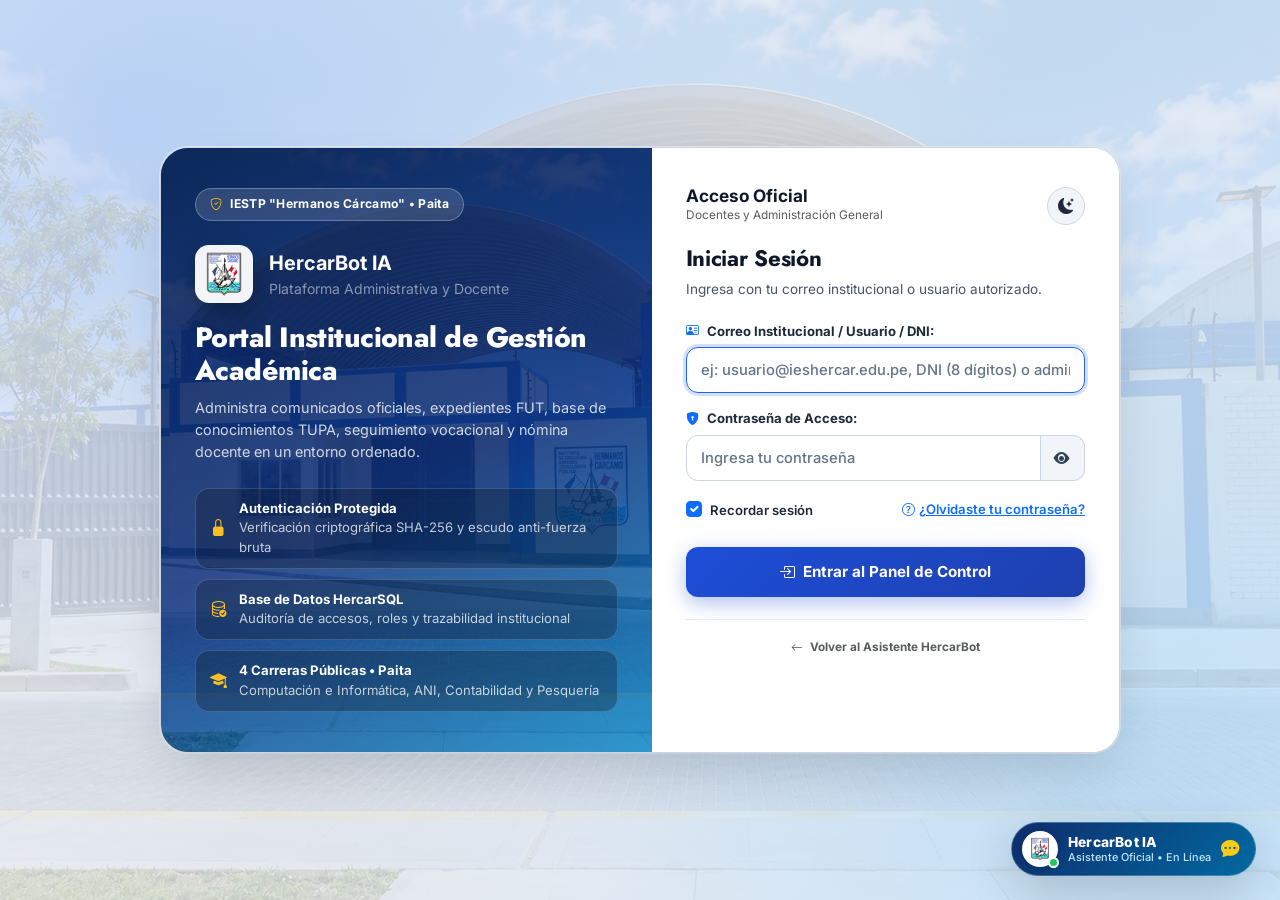
<file: login.html>
<!DOCTYPE html>
<html lang="es" data-bs-theme="light">
<head>
  <meta charset="UTF-8">
  <meta name="viewport" content="width=device-width, initial-scale=1.0, maximum-scale=5.0, viewport-fit=cover">
  <title>Acceso Docente y Administrativo — HercarBot IA | IESTP "Hermanos Cárcamo" - Paita</title>
  <meta name="description" content="Acceso oficial docente y administrativo a la plataforma HercarBot IA del IESTP Hermanos Cárcamo de Paita.">
  <meta name="robots" content="noindex, nofollow, noarchive, nosnippet">
  <link rel="canonical" href="https://gmph2007.github.io/hercarbot-instituto-carcamo/login.html">
  
  <link rel="icon" type="image/x-icon" href="favicon.ico">
  <link rel="shortcut icon" type="image/x-icon" href="favicon.ico">
  <link rel="icon" type="image/png" sizes="48x48" href="favicon-48x48.png">
  <link rel="icon" type="image/png" sizes="96x96" href="favicon-96x96.png">
  <link rel="icon" type="image/png" sizes="192x192" href="favicon-192x192.png">
  <link rel="icon" type="image/png" sizes="512x512" href="favicon-512x512.png">
  <link rel="apple-touch-icon" sizes="180x180" href="apple-touch-icon.png">
  <link rel="manifest" href="manifest.json">
  <link rel="preconnect" href="https://fonts.googleapis.com">
  <link rel="preconnect" href="https://fonts.gstatic.com" crossorigin>
  <link href="https://fonts.googleapis.com/css2?family=Inter:wght@400;500;600;700;800&family=Jost:wght@500;600;700;800&display=swap" rel="stylesheet">
  <link rel="stylesheet" href="https://cdn.jsdelivr.net/npm/bootstrap-icons@1.11.3/font/bootstrap-icons.min.css">
  <link href="https://cdn.jsdelivr.net/npm/bootstrap@5.3.3/dist/css/bootstrap.min.css" rel="stylesheet">

  <style>
    :root {
      --primary: #0f3380;
      --primary-dark: #0a1f4d;
      --accent: #2563eb;
      --gold: #f59e0b;
    }

    * {
      box-sizing: border-box;
      margin: 0;
      padding: 0;
      font-family: 'Inter', system-ui, -apple-system, sans-serif;
    }

    /* ------------------------------------------------------------------------
       TEMA CLARO (Default institucional sincronizado con index.html)
       ------------------------------------------------------------------------ */
    body.light-theme {
      background:
        radial-gradient(circle at 10% 15%, rgba(37, 99, 235, 0.16), transparent 45%),
        radial-gradient(circle at 90% 85%, rgba(14, 165, 233, 0.14), transparent 45%),
        linear-gradient(135deg, rgba(240, 244, 248, 0.88) 0%, rgba(226, 232, 240, 0.82) 50%, rgba(219, 234, 254, 0.88) 100%),
        url('assets/img/fachada-2026.webp') center center / cover no-repeat fixed;
      color: #0f172a;
    }
    body.light-theme .auth-card {
      background: rgba(255, 255, 255, 0.98);
      border: 1.5px solid #cbd5e1;
      box-shadow: 0 20px 45px -12px rgba(15, 23, 42, 0.15), 0 0 0 1px rgba(226, 232, 240, 0.9);
      color: #0f172a;
    }
    body.light-theme .auth-title { color: #0f172a; }
    body.light-theme .auth-subtitle { color: #475569; }
    body.light-theme .form-label { color: #1e293b; font-weight: 700; }
    body.light-theme .form-control {
      background: #ffffff;
      border: 1.5px solid #cbd5e1;
      color: #0f172a;
      font-weight: 600;
    }
    body.light-theme .form-control::placeholder {
      color: #64748b;
      opacity: 1;
      font-weight: 500;
    }
    body.light-theme .form-control:focus {
      background: #ffffff;
      border-color: #2563eb;
      color: #0f172a;
      box-shadow: 0 0 0 3px rgba(37, 99, 235, 0.2);
    }
    body.light-theme .input-group-text {
      background: #f1f5f9;
      border: 1.5px solid #cbd5e1;
      border-left: none;
      color: #334155;
    }
    body.light-theme .form-check-label {
      color: #1e293b !important;
      font-weight: 600;
    }
    body.light-theme .auth-security-note {
      background: #fef3c7;
      border: 1px solid #fde68a;
      color: #92400e;
    }
    body.light-theme .auth-theme-btn {
      background: #f1f5f9;
      border: 1px solid #cbd5e1;
      color: #1e293b;
    }
    body.light-theme .auth-theme-btn:hover {
      background: #e2e8f0;
      color: #0f172a;
    }
    body.light-theme .auth-clean-alert {
      background: #eff6ff;
      border: 1px solid #bfdbfe;
      color: #1e40af;
    }
    body.light-theme .auth-links-border {
      border-top: 1px solid #e2e8f0;
    }
    body.light-theme .auth-subtext {
      color: #475569;
    }

    /* ------------------------------------------------------------------------
       TEMA OSCURO (Sincronizado con index.html modo oscuro)
       ------------------------------------------------------------------------ */
    body.dark-theme {
      background:
        radial-gradient(circle at 20% 20%, rgba(37, 99, 235, 0.32), transparent 45%),
        radial-gradient(circle at 80% 80%, rgba(245, 158, 11, 0.18), transparent 45%),
        linear-gradient(135deg, rgba(6, 11, 22, 0.90) 0%, rgba(12, 24, 48, 0.85) 50%, rgba(15, 23, 42, 0.92) 100%),
        url('assets/img/fachada-2026.webp') center center / cover no-repeat fixed;
      color: #f8fafc;
    }
    body.dark-theme .auth-card {
      background: rgba(15, 23, 42, 0.92);
      border: 1.5px solid rgba(255, 255, 255, 0.18);
      box-shadow: 0 25px 50px -12px rgba(0, 0, 0, 0.75), 0 0 0 1px rgba(255, 255, 255, 0.08);
      color: #f8fafc;
    }
    body.dark-theme .auth-title { color: #ffffff; }
    body.dark-theme .auth-subtitle { color: #cbd5e1; }
    body.dark-theme .form-label { color: #f8fafc; font-weight: 600; }
    body.dark-theme .form-control {
      background: rgba(30, 41, 59, 0.9);
      border: 1.5px solid rgba(148, 163, 184, 0.45);
      color: #ffffff;
      font-weight: 500;
    }
    body.dark-theme .form-control::placeholder {
      color: rgba(226, 232, 240, 0.75);
      opacity: 1;
      font-weight: 400;
    }
    body.dark-theme .form-control:focus {
      background: rgba(30, 41, 59, 0.98);
      border-color: #60a5fa;
      color: #ffffff;
      box-shadow: 0 0 0 3px rgba(96, 165, 250, 0.35);
    }
    body.dark-theme .input-group-text {
      background: rgba(30, 41, 59, 0.9);
      border: 1.5px solid rgba(148, 163, 184, 0.45);
      border-left: none;
      color: #e2e8f0;
    }
    body.dark-theme .form-check-label {
      color: #f1f5f9 !important;
      font-weight: 500;
    }
    body.dark-theme .auth-security-note {
      background: rgba(245, 158, 11, 0.14);
      border: 1px solid rgba(245, 158, 11, 0.4);
      color: #fde68a;
    }
    body.dark-theme .auth-theme-btn {
      background: rgba(30, 41, 59, 0.8);
      border: 1px solid rgba(255, 255, 255, 0.15);
      color: #fbbf24;
    }
    body.dark-theme .auth-theme-btn:hover {
      background: rgba(51, 65, 85, 0.9);
      color: #fef08a;
    }
    body.dark-theme .auth-clean-alert {
      background: rgba(30, 58, 138, 0.25);
      border: 1px solid rgba(59, 130, 246, 0.4);
      color: #93c5fd;
    }
    body.dark-theme .auth-links-border {
      border-top: 1px solid rgba(255, 255, 255, 0.1);
    }
    body.dark-theme .auth-subtext {
      color: #cbd5e1;
    }

    /* ------------------------------------------------------------------------
       ESTRUCTURA GENERAL
       ------------------------------------------------------------------------ */
    body {
      min-height: 100vh;
      display: flex;
      align-items: center;
      justify-content: center;
      padding: 24px 16px;
      transition: background 0.3s ease, color 0.3s ease;
      background-size: cover;
      background-position: center center;
      background-repeat: no-repeat;
      background-attachment: fixed;
    }

    .auth-shell {
      width: 100%;
      max-width: 960px;
      border-radius: 28px;
      overflow: hidden;
      display: grid;
      grid-template-columns: 1.05fr 1fr;
      backdrop-filter: blur(20px);
      -webkit-backdrop-filter: blur(20px);
      box-shadow: 0 25px 60px -10px rgba(10, 25, 60, 0.45), 0 0 0 1px rgba(255, 255, 255, 0.4);
      animation: fadeIn 0.35s ease-out;
      position: relative;
    }

    @media (max-width: 900px) {
      .auth-shell {
        grid-template-columns: 1fr;
        max-width: 470px;
      }
      .auth-showcase {
        display: none !important;
      }
    }

    @media (max-width: 576px) {
      .auth-wrapper {
        padding: 14px 10px !important;
      }
      .auth-shell {
        border-radius: 20px !important;
        margin: 6px auto !important;
        width: 100% !important;
        max-width: 100% !important;
        box-shadow: 0 15px 35px rgba(10, 25, 60, 0.3) !important;
      }
      .auth-card {
        padding: 24px 18px !important;
      }
      .auth-title {
        font-size: 1.35rem !important;
      }
      .auth-input-group .form-control {
        font-size: 16px !important;
        min-height: 46px !important;
      }
      .btn-auth-primary {
        min-height: 48px !important;
        font-size: 0.95rem !important;
      }
    }

    .auth-showcase {
      position: relative;
      padding: 40px 34px;
      display: flex;
      flex-direction: column;
      justify-content: space-between;
      color: #ffffff;
      background:
        linear-gradient(155deg, rgba(10, 31, 77, 0.92) 0%, rgba(15, 51, 128, 0.86) 55%, rgba(2, 132, 199, 0.82) 100%),
        url('assets/img/fachada-2026.webp') center/cover no-repeat;
      min-height: 540px;
    }

    .auth-showcase-badge {
      display: inline-flex;
      align-items: center;
      gap: 8px;
      padding: 6px 14px;
      border-radius: 999px;
      background: rgba(255, 255, 255, 0.14);
      border: 1px solid rgba(255, 255, 255, 0.25);
      font-size: 0.76rem;
      font-weight: 700;
      letter-spacing: 0.3px;
      width: fit-content;
    }

    .auth-showcase-title {
      font-family: 'Jost', sans-serif;
      font-size: 1.75rem;
      font-weight: 800;
      line-height: 1.18;
      margin: 18px 0 10px;
      letter-spacing: -0.02em;
    }

    .auth-showcase-desc {
      font-size: 0.9rem;
      color: rgba(226, 232, 240, 0.9);
      line-height: 1.55;
      margin-bottom: 24px;
    }

    .auth-feature-list {
      display: flex;
      flex-direction: column;
      gap: 10px;
    }

    .auth-feature-pill {
      display: flex;
      align-items: center;
      gap: 12px;
      padding: 10px 14px;
      border-radius: 14px;
      background: rgba(15, 23, 42, 0.32);
      border: 1px solid rgba(255, 255, 255, 0.16);
      font-size: 0.82rem;
    }

    .auth-feature-pill i {
      font-size: 1.05rem;
      color: #fbbf24;
      flex-shrink: 0;
    }

    .auth-card {
      width: 100%;
      padding: 38px 34px;
      position: relative;
      background: transparent;
      border: none !important;
      box-shadow: none !important;
    }

    body.light-theme .auth-shell {
      background: rgba(255, 255, 255, 0.98);
      border: 1.5px solid #cbd5e1;
      box-shadow: 0 24px 54px -14px rgba(15, 23, 42, 0.18), 0 0 0 1px rgba(226, 232, 240, 0.9);
      color: #0f172a;
    }

    body.dark-theme .auth-shell {
      background: rgba(15, 23, 42, 0.94);
      border: 1.5px solid rgba(255, 255, 255, 0.16);
      box-shadow: 0 28px 60px -12px rgba(0, 0, 0, 0.78), 0 0 0 1px rgba(255, 255, 255, 0.08);
      color: #f8fafc;
    }

    @keyframes fadeIn {
      from { opacity: 0; transform: translateY(10px); }
      to { opacity: 1; transform: translateY(0); }
    }

    .auth-top-actions {
      display: flex;
      justify-content: space-between;
      align-items: center;
      margin-bottom: 20px;
    }

    .auth-theme-btn {
      width: 38px;
      height: 38px;
      border-radius: 50%;
      display: flex;
      align-items: center;
      justify-content: center;
      font-size: 1rem;
      cursor: pointer;
      transition: all 0.2s ease;
    }

    .auth-logo-box {
      display: flex;
      align-items: center;
      gap: 12px;
    }

    .auth-logo {
      width: 50px;
      height: 50px;
      object-fit: contain;
      filter: drop-shadow(0 3px 6px rgba(0, 0, 0, 0.2));
    }

    .auth-title {
      font-family: 'Jost', sans-serif;
      font-weight: 700;
      font-size: 1.4rem;
      text-align: center;
      letter-spacing: -0.3px;
    }

    .auth-subtitle {
      font-size: 0.85rem;
      text-align: center;
      margin-top: 6px;
      margin-bottom: 22px;
      line-height: 1.45;
    }

    .form-label {
      font-size: 0.82rem;
      margin-bottom: 6px;
      display: flex;
      align-items: center;
    }

    .form-control {
      border-radius: 12px;
      padding: 11px 14px;
      font-size: 0.92rem;
      transition: all 0.2s ease;
    }

    .input-group-text {
      border-radius: 0 12px 12px 0;
      cursor: pointer;
      padding: 0 14px;
    }

    .btn-auth-primary {
      background: linear-gradient(135deg, #1d4ed8 0%, #1e40af 100%);
      color: #ffffff;
      border: none;
      padding: 13px;
      font-weight: 700;
      font-size: 0.95rem;
      border-radius: 12px;
      width: 100%;
      box-shadow: 0 6px 20px rgba(29, 78, 216, 0.35);
      transition: all 0.25s ease;
      cursor: pointer;
      display: flex;
      align-items: center;
      justify-content: center;
    }

    .btn-auth-primary:hover {
      background: linear-gradient(135deg, #2563eb 0%, #1d4ed8 100%);
      transform: translateY(-1px);
      box-shadow: 0 8px 24px rgba(29, 78, 216, 0.48);
      color: #ffffff;
    }

    .btn-auth-primary:disabled {
      opacity: 0.7;
      cursor: not-allowed;
      transform: none;
    }

    .auth-alert {
      padding: 12px 14px;
      border-radius: 12px;
      font-size: 0.85rem;
      display: none;
      margin-bottom: 18px;
      font-weight: 500;
    }
    .auth-alert.danger {
      background: rgba(239, 68, 68, 0.15);
      border: 1.5px solid #ef4444;
      color: #b91c1c;
    }
    body.dark-theme .auth-alert.danger {
      color: #fca5a5;
    }
    .auth-alert.success {
      background: rgba(16, 185, 129, 0.15);
      border: 1.5px solid #10b981;
      color: #047857;
    }
    body.dark-theme .auth-alert.success {
      color: #6ee7b7;
    }

    .auth-security-note {
      border-radius: 12px;
      padding: 10px 14px;
      font-size: 0.8rem;
      line-height: 1.4;
      font-weight: 600;
      display: flex;
      align-items: center;
      gap: 8px;
    }

    .auth-links {
      text-align: center;
      margin-top: 22px;
      padding-top: 18px;
      font-size: 0.84rem;
    }

    .auth-links a {
      color: #2563eb;
      text-decoration: none;
      font-weight: 700;
      transition: color 0.2s ease;
    }
    body.dark-theme .auth-links a {
      color: #60a5fa;
    }
    .auth-links a:hover {
      text-decoration: underline;
    }

    .auth-badge-sql {
      font-size: 0.72rem;
      letter-spacing: 0.3px;
      padding: 4px 10px;
      border-radius: 20px;
      font-weight: 700;
      display: inline-flex;
      align-items: center;
      gap: 5px;
    }
  

/* Widget Flotante HercarBot IA */
.hercar-floating-widget {
  position: fixed;
  bottom: 24px;
  right: 24px;
  z-index: 1050;
  background: linear-gradient(135deg, #0e2d6c 0%, #0369a1 100%);
  color: #ffffff !important;
  text-decoration: none !important;
  padding: 8px 16px 8px 10px;
  border-radius: 50px;
  display: flex;
  align-items: center;
  gap: 10px;
  box-shadow: 0 10px 28px rgba(3, 105, 161, 0.45);
  border: 1.5px solid rgba(255, 255, 255, 0.25);
  transition: all 0.25s cubic-bezier(0.16, 1, 0.3, 1);
  backdrop-filter: blur(8px);
}
.hercar-floating-widget:hover {
  transform: translateY(-3px) scale(1.03);
  box-shadow: 0 14px 35px rgba(3, 105, 161, 0.65);
  border-color: rgba(255, 255, 255, 0.6);
  color: #ffffff !important;
}
.hercar-widget-avatar {
  position: relative;
  width: 36px;
  height: 36px;
  border-radius: 50%;
  background: #ffffff;
  display: flex;
  align-items: center;
  justify-content: center;
  box-shadow: 0 2px 8px rgba(0,0,0,0.2);
  flex-shrink: 0;
}
.hercar-widget-avatar img {
  width: 24px;
  height: 24px;
  object-fit: contain;
}
.hercar-widget-dot {
  position: absolute;
  bottom: -1px;
  right: -1px;
  width: 11px;
  height: 11px;
  background: #22c55e;
  border: 2px solid #ffffff;
  border-radius: 50%;
  animation: widgetPulse 2s infinite;
}
@keyframes widgetPulse {
  0% { transform: scale(0.95); box-shadow: 0 0 0 0 rgba(34, 197, 94, 0.7); }
  70% { transform: scale(1); box-shadow: 0 0 0 7px rgba(34, 197, 94, 0); }
  100% { transform: scale(0.95); box-shadow: 0 0 0 0 rgba(34, 197, 94, 0); }
}
.hercar-widget-info {
  display: flex;
  flex-direction: column;
  line-height: 1.15;
}
.hercar-widget-title {
  font-size: 0.86rem;
  font-weight: 800;
  color: #ffffff;
  letter-spacing: 0.2px;
}
.hercar-widget-status {
  font-size: 0.68rem;
  color: #bae6fd;
  font-weight: 500;
}
.hercar-widget-icon {
  font-size: 1.15rem;
  color: #facc15;
}
@media (max-width: 576px) {
  .hercar-floating-widget {
    bottom: 16px;
    right: 16px;
    padding: 6px 12px 6px 8px;
  }
  .hercar-widget-status {
    display: none;
  }
}

</style>
</head>
<body class="light-theme">

  <div class="auth-shell">
    <!-- Columna Izquierda: Identidad Institucional -->
    <aside class="auth-showcase">
      <div>
        <div class="auth-showcase-badge">
          <i class="bi bi-shield-check text-warning"></i>
          <span>IESTP "Hermanos Cárcamo" • Paita</span>
        </div>
        <div class="d-flex align-items-center gap-3 mt-4">
          <img src="assets/img/logo-hercar.png" onerror="this.src='https://ieshercar.edu.pe/public/assets/img/Logo-Hercar.png'" alt="Escudo IESTP Hermanos Cárcamo" style="width: 58px; height: 58px; object-fit: contain; background: rgba(255,255,255,0.95); padding: 6px; border-radius: 14px; box-shadow: 0 8px 20px rgba(0,0,0,0.25);">
          <div>
            <div class="fw-bold fs-5">HercarBot IA</div>
            <div class="small text-white-50">Plataforma Administrativa y Docente</div>
          </div>
        </div>
        <h1 class="auth-showcase-title">Portal Institucional de Gestión Académica</h1>
        <p class="auth-showcase-desc">
          Administra comunicados oficiales, expedientes FUT, base de conocimientos TUPA, seguimiento vocacional y nómina docente en un entorno ordenado.
        </p>
      </div>

      <div class="auth-feature-list">
        <div class="auth-feature-pill">
          <i class="bi bi-lock-fill"></i>
          <div><strong>Autenticación Protegida</strong><br><span class="opacity-75">Verificación criptográfica SHA-256 y escudo anti-fuerza bruta</span></div>
        </div>
        <div class="auth-feature-pill">
          <i class="bi bi-database-check"></i>
          <div><strong>Base de Datos HercarSQL</strong><br><span class="opacity-75">Auditoría de accesos, roles y trazabilidad institucional</span></div>
        </div>
        <div class="auth-feature-pill">
          <i class="bi bi-mortarboard-fill"></i>
          <div><strong>4 Carreras Públicas • Paita</strong><br><span class="opacity-75">Computación e Informática, ANI, Contabilidad y Pesquería</span></div>
        </div>
      </div>
    </aside>

    <!-- Columna Derecha: Formulario de Acceso -->
    <div class="auth-card">
      <!-- Barra superior con Identidad y Selector de Tema Claro/Oscuro -->
      <div class="auth-top-actions">
        <div class="auth-logo-box">
          <img src="assets/img/logo-hercar.png" onerror="this.src='https://ieshercar.edu.pe/public/assets/img/Logo-Hercar.png'" alt="Logo IESTP Hermanos Cárcamo" class="auth-logo d-lg-none">
          <div class="text-start">
            <h5 class="mb-0 fw-bold" style="font-size: 1.08rem;">Acceso Oficial</h5>
            <small class="text-muted d-block" style="font-size: 0.74rem;">Docentes y Administración General</small>
          </div>
        </div>

        <!-- Botón de Conmutación de Modo Claro / Oscuro sincronizado -->
        <button type="button" id="btnThemeToggle" class="auth-theme-btn" title="Cambiar Tema (Claro / Oscuro)">
          <i class="bi bi-moon-stars-fill" id="themeIcon"></i>
        </button>
      </div>

      <h2 class="auth-title text-start">Iniciar Sesión</h2>
      <p class="auth-subtitle text-start">Ingresa con tu correo institucional o usuario autorizado.</p>

    

    <!-- Alertas dinámicas -->
    <div id="authAlert" class="auth-alert"></div>

    <!-- Formulario de Acceso Oficial -->
    <form id="loginForm" autocomplete="off">
      <div class="mb-3">
        <label for="inputEmail" class="form-label">
          <i class="bi bi-person-vcard text-primary me-2"></i> Correo Institucional / Usuario / DNI:
        </label>
        <input type="text" id="inputEmail" class="form-control" placeholder="ej: usuario@ieshercar.edu.pe, DNI (8 dígitos) o admin" required autofocus>
        <div id="loginDniBadge" class="mt-1" style="font-size: 0.74rem; display: none;"></div>
      </div>

      <div class="mb-3">
        <label for="inputPassword" class="form-label">
          <i class="bi bi-shield-lock-fill text-primary me-2"></i> Contraseña de Acceso:
        </label>
        <div class="input-group">
          <input type="password" id="inputPassword" class="form-control" placeholder="Ingresa tu contraseña" required>
          <span class="input-group-text" id="togglePasswordBtn" title="Mostrar/Ocultar contraseña">
            <i class="bi bi-eye-fill" id="eyeIcon"></i>
          </span>
        </div>

      </div>

      <div class="d-flex justify-content-between align-items-center mb-4">
        <div class="form-check">
          <input class="form-check-input" type="checkbox" id="rememberMe" checked>
          <label class="form-check-label" for="rememberMe" style="font-size: 0.82rem;">
            Recordar sesión
          </label>
        </div>
        <a href="#" id="linkForgotPassword" class="small fw-semibold" style="font-size: 0.82rem;">
          <i class="bi bi-question-circle me-1"></i>¿Olvidaste tu contraseña?
        </a>
      </div>

      <button type="submit" class="btn-auth-primary mb-2" id="btnLoginSubmit">
        <i class="bi bi-box-arrow-in-right me-2 fs-6"></i> Entrar al Panel de Control
      </button>

    </form>

            <div class="auth-links auth-links-border pt-3 text-center">
      <div>
        <a href="index.html" class="auth-subtext small text-muted">
          <i class="bi bi-arrow-left me-1"></i> Volver al Asistente HercarBot
        </a>
      </div>
    </div>
    </div>
  </div>

  <!-- Modal Interactivo: Recuperar Contraseña Institucional -->
  <div class="modal fade" id="modalRecovery" tabindex="-1" aria-labelledby="modalRecoveryLabel" aria-hidden="true">
    <div class="modal-dialog modal-dialog-centered">
      <div class="modal-content border-0 shadow-lg" style="border-radius: 20px;">
        <div class="modal-header border-0 pb-0">
          <div class="d-flex align-items-center gap-2">
            <div style="width: 38px; height: 38px; border-radius: 10px; background: rgba(37,99,235,0.15); display: flex; align-items: center; justify-content: center; color: #2563eb;">
              <i class="bi bi-key-fill fs-5"></i>
            </div>
            <div>
              <h5 class="modal-title fw-bold" id="modalRecoveryLabel" style="font-size: 1.1rem;">Recuperar Contraseña</h5>
              <small class="text-muted" style="font-size: 0.75rem;">Sistema Institucional HercarBot</small>
            </div>
          </div>
          <button type="button" class="btn-close" data-bs-dismiss="modal" aria-label="Cerrar"></button>
        </div>

        <div class="modal-body pt-3">
          <div id="recoveryAlert" class="auth-alert mb-3" style="display: none;"></div>

          <!-- Paso 1: Solicitar Token de Seguridad -->
          <div id="recoveryStep1">
            <p class="small mb-3" style="line-height: 1.45;">
              Ingresa el correo institucional o usuario registrado. El sistema verificará tu cuenta y generará un <strong>Código de Recuperación de 6 dígitos</strong>.
            </p>
            <div class="mb-3">
              <label for="recoveryEmail" class="form-label">Correo Institucional o Usuario:</label>
              <input type="text" id="recoveryEmail" class="form-control" placeholder="ej: usuario@ieshercar.edu.pe o admin">
            </div>
            <button type="button" class="btn-auth-primary" id="btnRequestRecoveryToken">
              <i class="bi bi-shield-check me-2"></i> Generar Código de Seguridad
            </button>
          </div>

          <!-- Paso 2: Validar Código y Establecer Nueva Contraseña -->
          <div id="recoveryStep2" style="display: none;">
            <div class="p-3 mb-3 rounded-3" style="background: rgba(37,99,235,0.08); border: 1.5px dashed rgba(37,99,235,0.4);">
              <div class="d-flex justify-content-between align-items-center">
                <span class="small fw-bold text-primary"><i class="bi bi-clock-history me-1"></i>Código de Seguridad:</span>
                <span id="displayTokenBadge" class="badge bg-primary px-3 py-2 fs-6 fw-bold">------</span>
              </div>
              <small class="text-muted d-block mt-1" style="font-size: 0.72rem;">Código de seguridad institucional con 15 minutos de vigencia.</small>
            </div>

            <!-- Acciones de Notificación por Gmail -->
            <div class="d-flex flex-wrap gap-2 mb-3">
              <a href="#" target="_blank" id="btnOpenGmailNotification" class="btn btn-sm btn-outline-danger rounded-pill px-3 py-1 fw-semibold d-flex align-items-center gap-1 shadow-xs" style="text-decoration: none;" title="Abrir Gmail con la notificación de recuperación">
                <i class="bi bi-google"></i>
                <i class="bi bi-envelope-paper-fill ms-1"></i> Notificar / Abrir en Gmail
              </a>
              <button type="button" id="btnAutofillToken" class="btn btn-sm btn-outline-primary rounded-pill px-3 py-1 fw-semibold d-flex align-items-center gap-1 shadow-xs" title="Autocompletar el código en la casilla">
                <i class="bi bi-lightning-charge-fill text-warning"></i> Autocompletar
              </button>
              <button type="button" id="btnCopyRecoveryToken" class="btn btn-sm btn-outline-secondary rounded-pill px-2 py-1 shadow-xs" title="Copiar código al portapapeles">
                <i class="bi bi-clipboard"></i>
              </button>
            </div>

            <div class="mb-2">
              <label for="recoveryTokenInput" class="form-label">Código de 6 Dígitos:</label>
              <input type="text" id="recoveryTokenInput" class="form-control" placeholder="6 dígitos" maxlength="6">
            </div>

            <div class="mb-2">
              <label for="newPasswordInput" class="form-label">Nueva Contraseña:</label>
              <div class="input-group">
                <input type="password" id="newPasswordInput" class="form-control" placeholder="Mínimo 6 caracteres" minlength="6">
                <span class="input-group-text" id="toggleRecPwd1" style="cursor: pointer;" title="Mostrar/ocultar contraseña">
                  <i class="bi bi-eye-fill"></i>
                </span>
              </div>
            </div>

            <div class="mb-3">
              <label for="newPasswordConfirmInput" class="form-label">Confirmar Nueva Contraseña:</label>
              <div class="input-group">
                <input type="password" id="newPasswordConfirmInput" class="form-control" placeholder="Repite la contraseña" minlength="6">
                <span class="input-group-text" id="toggleRecPwd2" style="cursor: pointer;" title="Mostrar/ocultar contraseña">
                  <i class="bi bi-eye-fill"></i>
                </span>
              </div>
            </div>

            <button type="button" class="btn-auth-primary" id="btnConfirmPasswordReset">
              <i class="bi bi-check2-circle me-2"></i> Actualizar Contraseña
            </button>
          </div>
        </div>

        <div class="modal-footer border-0 pt-0">
          <button type="button" class="btn btn-sm btn-outline-secondary rounded-pill px-3" data-bs-dismiss="modal">Cerrar</button>
        </div>
      </div>
    </div>
  </div>

  <!-- Bootstrap 5 Bundle JS -->
  <script src="https://cdn.jsdelivr.net/npm/bootstrap@5.3.3/dist/js/bootstrap.bundle.min.js"></script>
  <!-- Motor de Base de Datos Relacional SQL Institucional -->
  <script src="js/db-sql.js?v=20261118c"></script>

  <script>
    // ------------------------------------------------------------------------
    // Sincronización Dinámica de Tema (Claro / Oscuro) con index.html
    // ------------------------------------------------------------------------
    const STORAGE_THEME_KEY = 'hercarbot_theme';

    function initTheme() {
      const saved = localStorage.getItem(STORAGE_THEME_KEY) || 'light';
      applyTheme(saved);
    }

    function applyTheme(theme) {
      const isDark = theme === 'dark';
      document.body.classList.toggle('dark-theme', isDark);
      document.body.classList.toggle('light-theme', !isDark);
      document.documentElement.setAttribute('data-bs-theme', isDark ? 'dark' : 'light');

      const icon = document.getElementById('themeIcon');
      if (icon) {
        icon.className = isDark ? 'bi bi-sun-fill' : 'bi bi-moon-stars-fill';
        icon.style.color = isDark ? '#fbbf24' : '#1e293b';
      }
      localStorage.setItem(STORAGE_THEME_KEY, theme);
    }

    const btnThemeToggle = document.getElementById('btnThemeToggle');
    if (btnThemeToggle) {
      btnThemeToggle.addEventListener('click', () => {
        const isCurrentlyDark = document.body.classList.contains('dark-theme');
        applyTheme(isCurrentlyDark ? 'light' : 'dark');
      });
    }

    // Inicializar tema al cargar
    initTheme();

    // ------------------------------------------------------------------------
    // Inicializar base de datos relacional SQL
    async function checkDatabaseState() {
      await HercarSQL.init();

      // Parámetros de URL para avisos de seguridad y mensajes del sistema
      const urlParams = new URLSearchParams(window.location.search);
      const authState = urlParams.get('auth');
      const loggedOutState = urlParams.get('logged_out');
      const registeredUser = urlParams.get('registered') || sessionStorage.getItem('last_registered_email');

      if (authState === 'required') {
        showAlert('🔒 Acceso Restringido: Debes iniciar sesión con tu cuenta oficial para ingresar al Panel Administrativo.', 'danger');
      } else if (authState === 'invalid') {
        showAlert('⚠️ Sesión expirada o no autorizada. Por favor ingresa nuevamente tus credenciales.', 'danger');
      } else if (loggedOutState === '1') {
        showAlert('✅ Has cerrado sesión exitosamente. Tus credenciales han sido protegidas.', 'success');
      } else if (registeredUser) {
        document.getElementById('inputEmail').value = registeredUser;
        showAlert('¡Cuenta creada exitosamente! Ingresa tu contraseña para entrar al panel.', 'success');
        sessionStorage.removeItem('last_registered_email');
      }

      // Detección Interactiva de DNI en campo de acceso
      const inputEmailEl = document.getElementById('inputEmail');
      const loginDniBadgeEl = document.getElementById('loginDniBadge');
      if (inputEmailEl && loginDniBadgeEl) {
        inputEmailEl.addEventListener('input', () => {
          const val = inputEmailEl.value.trim();
          if (/^[0-9]{8}$/.test(val)) {
            loginDniBadgeEl.style.display = 'block';
            loginDniBadgeEl.innerHTML = '<span class="text-success fw-semibold"><i class="bi bi-card-heading me-1"></i> DNI institucional detectado (8 dígitos). Acceso habilitado.</span>';
          } else {
            loginDniBadgeEl.style.display = 'none';
          }
        });
      }
    }

    // Mostrar / ocultar contraseña
    // Toggle password in recovery modal
    function setupInputToggle(btnId, inputId) {
      const btn = document.getElementById(btnId);
      const inp = document.getElementById(inputId);
      if (btn && inp) {
        btn.addEventListener('click', () => {
          const isPwd = inp.type === 'password';
          inp.type = isPwd ? 'text' : 'password';
          const icon = btn.querySelector('i');
          if (icon) icon.className = isPwd ? 'bi bi-eye-slash-fill text-primary' : 'bi bi-eye-fill';
        });
      }
    }
    setupInputToggle('toggleRecPwd1', 'newPasswordInput');
    setupInputToggle('toggleRecPwd2', 'newPasswordConfirmInput');

    const toggleBtn = document.getElementById('togglePasswordBtn');
    const pwdInput = document.getElementById('inputPassword');
    const eyeIcon = document.getElementById('eyeIcon');

    if (toggleBtn && pwdInput && eyeIcon) {
      toggleBtn.addEventListener('click', () => {
        const isPassword = pwdInput.type === 'password';
        pwdInput.type = isPassword ? 'text' : 'password';
        eyeIcon.className = isPassword ? 'bi bi-eye-slash-fill' : 'bi bi-eye-fill';
      });
    }

    function showAlert(msg, type = 'danger') {
      const alertBox = document.getElementById('authAlert');
      if (!alertBox) return;
      alertBox.textContent = msg;
      alertBox.className = `auth-alert ${type}`;
      alertBox.style.display = 'block';
    }

    function showRecoveryAlert(msg, type = 'danger') {
      const alertBox = document.getElementById('recoveryAlert');
      if (!alertBox) return;
      alertBox.textContent = msg;
      alertBox.className = `auth-alert ${type}`;
      alertBox.style.display = 'block';
    }

    // ------------------------------------------------------------------------
    // Procesar Inicio de Sesión con Motor SQL (Autenticación SHA-256)
    // ------------------------------------------------------------------------
    const loginForm = document.getElementById('loginForm');
    loginForm.addEventListener('submit', async (e) => {
      e.preventDefault();
      const login = document.getElementById('inputEmail').value.trim();
      const pwd = document.getElementById('inputPassword').value.trim();

      const btnSubmit = document.getElementById('btnLoginSubmit');
      btnSubmit.disabled = true;
      btnSubmit.innerHTML = '<span class="spinner-border spinner-border-sm me-2" role="status" aria-hidden="true"></span> Verificando credenciales...';

      try {
        const res = await HercarSQL.authenticate(login, pwd);
        if (res.success) {
          showAlert(`¡Bienvenido, ${res.user.name}! Sesión autenticada correctamente. Entrando al Panel de Control...`, 'success');
          sessionStorage.setItem('hercar_admin_session', JSON.stringify(res.user));
          sessionStorage.setItem('hercar_current_user', JSON.stringify(res.user));
          if (document.getElementById('rememberMe').checked) {
            localStorage.setItem('hercar_admin_session', JSON.stringify(res.user));
            localStorage.setItem('hercar_current_user', JSON.stringify(res.user));
          }
          setTimeout(() => {
            window.location.href = 'admin.html';
          }, 600);
        } else {
          showAlert(res.message, 'danger');
          btnSubmit.disabled = false;
          btnSubmit.innerHTML = '<i class="bi bi-box-arrow-in-right me-2 fs-6"></i> Entrar al Panel de Control';
        }
      } catch (err) {
        console.error('Error de login:', err);
        showAlert('Error al conectar con la base de datos de usuarios.', 'danger');
        btnSubmit.disabled = false;
        btnSubmit.innerHTML = '<i class="bi bi-box-arrow-in-right me-2 fs-6"></i> Entrar al Panel de Control';
      }
    });

    // ------------------------------------------------------------------------
    // Flujo de Recuperación de Contraseña en SQL
    // ------------------------------------------------------------------------
    const linkForgot = document.getElementById('linkForgotPassword');
    const modalRecoveryEl = document.getElementById('modalRecovery');
    let recoveryModalInstance = null;
    let targetRecoveryEmail = '';
    let targetRecoveryToken = '';

    if (linkForgot && modalRecoveryEl) {
      linkForgot.addEventListener('click', (e) => {
        e.preventDefault();
        if (!recoveryModalInstance && window.bootstrap) {
          recoveryModalInstance = new bootstrap.Modal(modalRecoveryEl);
        }
        document.getElementById('recoveryStep1').style.display = 'block';
        document.getElementById('recoveryStep2').style.display = 'none';
        document.getElementById('recoveryAlert').style.display = 'none';
        const currentLogin = document.getElementById('inputEmail').value.trim();
        if (currentLogin) {
          document.getElementById('recoveryEmail').value = currentLogin;
        }
        if (recoveryModalInstance) recoveryModalInstance.show();
      });
    }

    const btnRequestToken = document.getElementById('btnRequestRecoveryToken');
    if (btnRequestToken) {
      btnRequestToken.addEventListener('click', async () => {
        const emailOrUser = document.getElementById('recoveryEmail').value.trim();
        if (!emailOrUser) {
          showRecoveryAlert('Por favor ingresa tu correo o usuario institucional.', 'danger');
          return;
        }

        btnRequestToken.disabled = true;
        btnRequestToken.innerHTML = '<span class="spinner-border spinner-border-sm me-2"></span> Generando código y preparando notificación...';

        try {
          const res = await HercarSQL.requestPasswordReset(emailOrUser);
          if (res.success) {
            targetRecoveryEmail = res.email;
            targetRecoveryToken = res.token;
            document.getElementById('displayTokenBadge').textContent = res.token;
            document.getElementById('recoveryTokenInput').value = res.token;

            // Configurar enlace directo para notificación en Gmail
            const btnGmail = document.getElementById('btnOpenGmailNotification');
            if (btnGmail && res.gmailComposeUrl) {
              btnGmail.href = res.gmailComposeUrl;
            }

            document.getElementById('recoveryStep1').style.display = 'none';
            document.getElementById('recoveryStep2').style.display = 'block';
            showRecoveryAlert(`📧 Notificación preparada para ${res.email}. Pulsa "Notificar / Abrir en Gmail" o ingresa tu nueva contraseña para actualizar.`, 'success');
          } else {
            showRecoveryAlert(res.message, 'danger');
          }
        } catch (e) {
          showRecoveryAlert('Error al generar código de recuperación.', 'danger');
        } finally {
          btnRequestToken.disabled = false;
          btnRequestToken.innerHTML = '<i class="bi bi-shield-check me-2"></i> Generar Código de Seguridad';
        }
      });
    }

    // Copiar código de recuperación al portapapeles
    const btnCopyRec = document.getElementById('btnCopyRecoveryToken');
    if (btnCopyRec) {
      btnCopyRec.addEventListener('click', () => {
        if (targetRecoveryToken) {
          navigator.clipboard?.writeText(targetRecoveryToken).then(() => {
            btnCopyRec.innerHTML = '<i class="bi bi-check2 text-success"></i>';
            setTimeout(() => { btnCopyRec.innerHTML = '<i class="bi bi-clipboard"></i>'; }, 1500);
          });
        }
      });
    }

    // Autocompletar código en la casilla
    const btnAutofill = document.getElementById('btnAutofillToken');
    if (btnAutofill) {
      btnAutofill.addEventListener('click', () => {
        if (targetRecoveryToken) {
          document.getElementById('recoveryTokenInput').value = targetRecoveryToken;
          document.getElementById('newPasswordInput').focus();
        }
      });
    }

    const btnConfirmReset = document.getElementById('btnConfirmPasswordReset');
    if (btnConfirmReset) {
      btnConfirmReset.addEventListener('click', async () => {
        const token = document.getElementById('recoveryTokenInput').value.trim();
        const newPass = document.getElementById('newPasswordInput').value;
        const confirmPass = document.getElementById('newPasswordConfirmInput').value;

        if (!token || !newPass || !confirmPass) {
          showRecoveryAlert('Completa todos los campos para actualizar tu contraseña.', 'danger');
          return;
        }

        if (newPass !== confirmPass) {
          showRecoveryAlert('Las nuevas contraseñas no coinciden. Por favor verifícalas.', 'danger');
          return;
        }

        if (newPass.length < 6) {
          showRecoveryAlert('La contraseña debe tener un mínimo de 6 caracteres.', 'danger');
          return;
        }

        btnConfirmReset.disabled = true;
        btnConfirmReset.innerHTML = '<span class="spinner-border spinner-border-sm me-2"></span> Actualizando contraseña...';

        try {
          const res = await HercarSQL.confirmPasswordReset(targetRecoveryEmail, token, newPass);
          if (res.success) {
            showRecoveryAlert(res.message, 'success');
            document.getElementById('inputEmail').value = targetRecoveryEmail;
            document.getElementById('inputPassword').value = newPass;
            setTimeout(() => {
              if (recoveryModalInstance) recoveryModalInstance.hide();
              showAlert('¡Contraseña actualizada con éxito! Ahora presiona "Entrar al Panel de Control".', 'success');
            }, 1200);
          } else {
            showRecoveryAlert(res.message, 'danger');
          }
        } catch (e) {
          showRecoveryAlert('Error al actualizar la contraseña.', 'danger');
        } finally {
          btnConfirmReset.disabled = false;
          btnConfirmReset.innerHTML = '<i class="bi bi-check2-circle me-2"></i> Actualizar Contraseña';
        }
      });
    }

    // Inicializar chequeo de base de datos
    checkDatabaseState();
  </script>

  <!-- Botón Flotante de Acceso Rápido a HercarBot IA -->
  <a href="index.html" class="hercar-floating-widget shadow-lg" title="Abrir Asistente Virtual Oficial HercarBot IA">
    <div class="hercar-widget-avatar">
      <img src="assets/img/logo-hercar.png" onerror="this.src='https://ieshercar.edu.pe/public/assets/img/Logo-Hercar.png'" alt="HercarBot IA">
      <span class="hercar-widget-dot"></span>
    </div>
    <div class="hercar-widget-info">
      <span class="hercar-widget-title">HercarBot IA</span>
      <span class="hercar-widget-status">Asistente Oficial &bull; En Línea</span>
    </div>
    <i class="bi bi-chat-dots-fill hercar-widget-icon"></i>
  </a>

</body>
</html>
</file>
